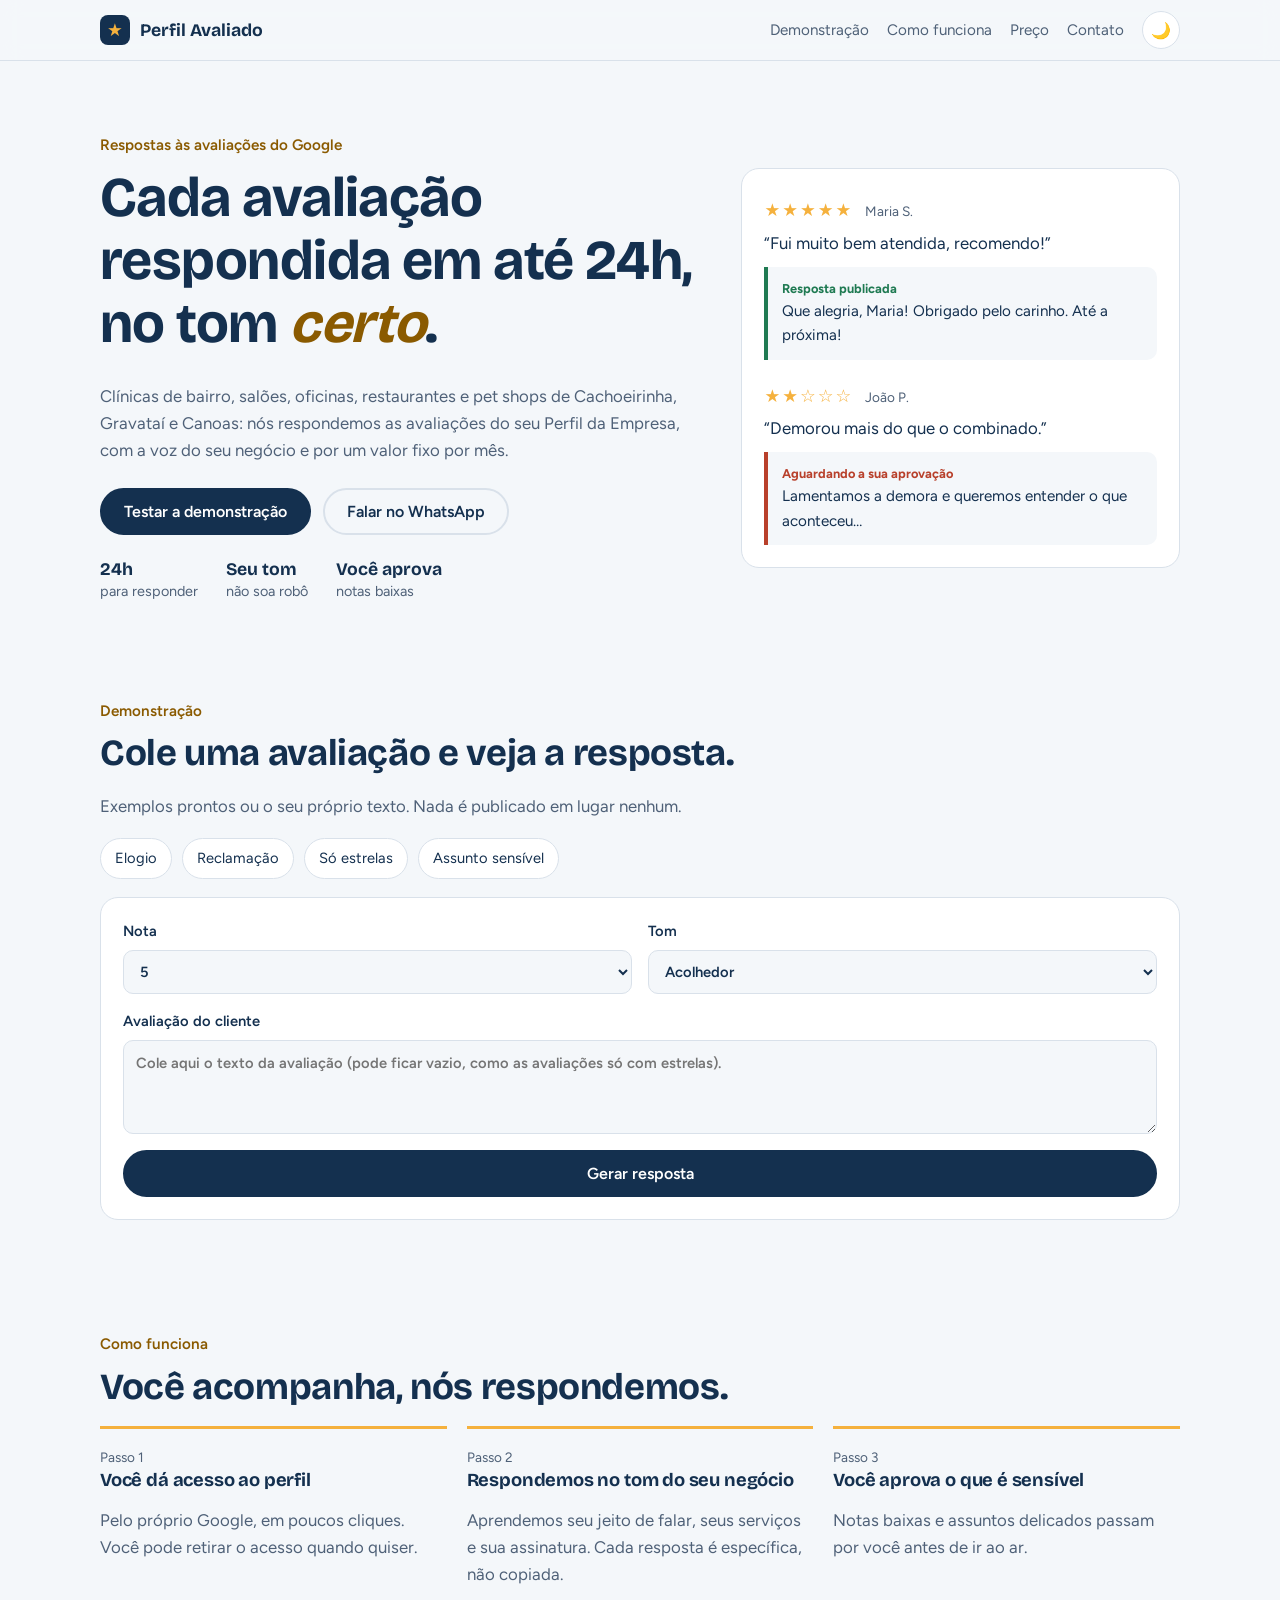
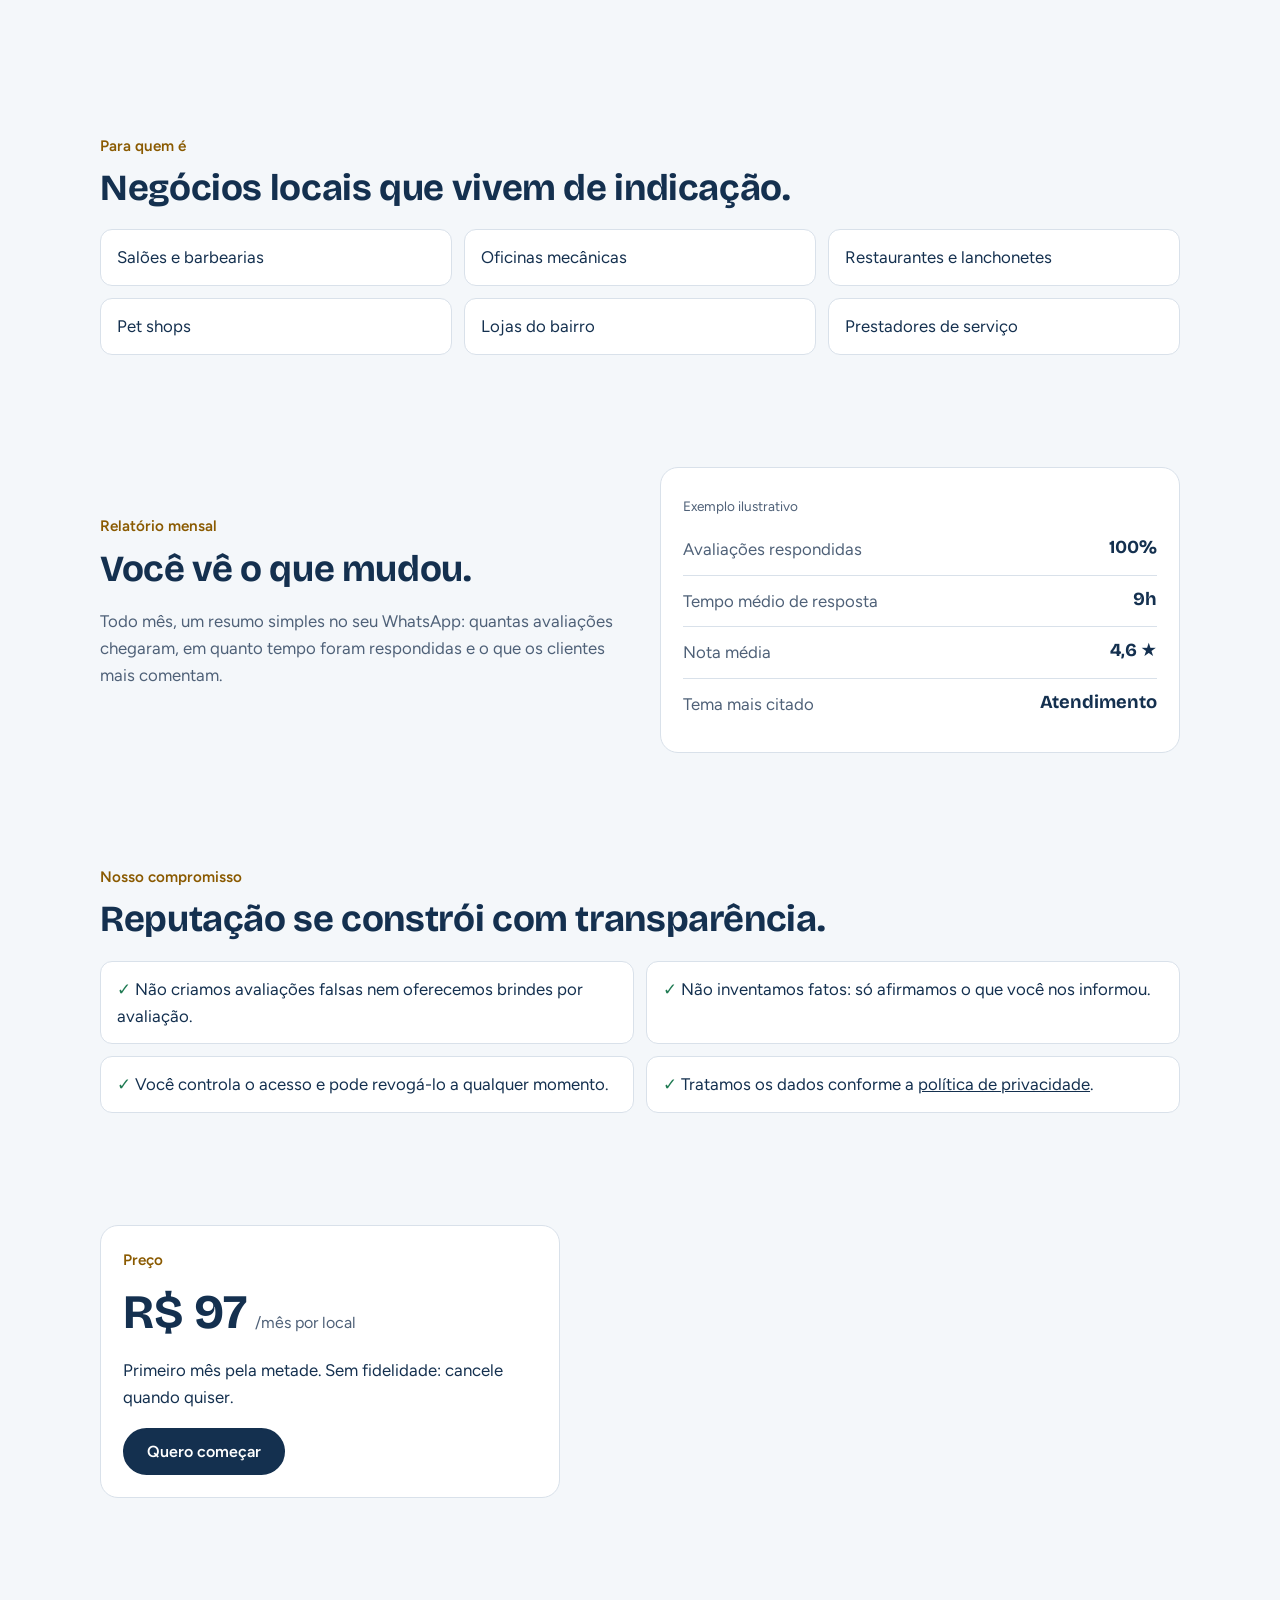
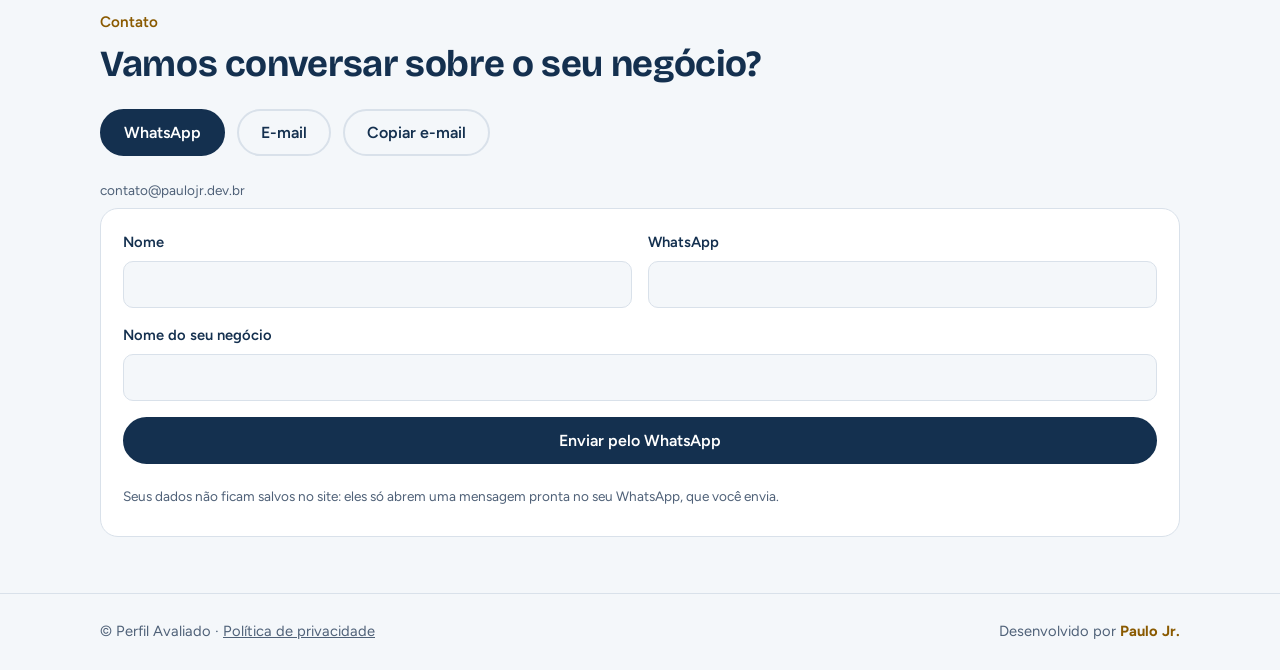
<file: index.html>
<!doctype html>
<html lang="pt-BR" data-theme="light">

<head>
  <meta charset="utf-8">
  <meta name="viewport" content="width=device-width, initial-scale=1, viewport-fit=cover">
  <title>Perfil Avaliado · Respostas às avaliações do Google</title>
  <meta name="description"
    content="Respondemos as avaliações do seu negócio no Google em até 24h, no tom da sua marca, por um valor fixo por mês.">
  <meta name="theme-color" content="#F4F7FA">
  <meta property="og:type" content="website">
  <meta property="og:locale" content="pt_BR">
  <meta property="og:title" content="Perfil Avaliado · Respostas às avaliações do Google">
  <meta property="og:description" content="Cada avaliação respondida em até 24h, no tom da sua marca.">
  <meta property="og:url" content="https://avaliacoes.paulojr.dev.br/">
  <meta property="og:image" content="https://avaliacoes.paulojr.dev.br/img/social-preview.png">
  <meta property="og:image:width" content="1200">
  <meta property="og:image:height" content="630">
  <meta name="twitter:card" content="summary_large_image">
  <link rel="icon"
    href="data:image/svg+xml,%3Csvg xmlns='http://www.w3.org/2000/svg' viewBox='0 0 32 32'%3E%3Crect width='32' height='32' rx='8' fill='%2314304F'/%3E%3Cpath d='M16 6l3 7 7 .6-5.3 4.6 1.6 7L16 21.600 9.700 25.200l1.600-7L6 13.600 13 13z' fill='%23F5B13D'/%3E%3C/svg%3E">
  <link rel="preconnect" href="https://fonts.googleapis.com">
  <link rel="preconnect" href="https://fonts.gstatic.com" crossorigin>
  <link rel="stylesheet"
    href="https://fonts.googleapis.com/css2?family=Bricolage+Grotesque:wght@500;700&family=Figtree:wght@400;600&display=swap">
  <link rel="stylesheet" href="css/style.css">
  <script src="js/tema.js"></script>
</head>

<body id="top">
  <header class="nav">
    <div class="wrap nav-in">
      <a class="brand" href="#top"><span class="logo">★</span><span data-nome>Perfil Avaliado</span></a>
      <nav aria-label="Principal"><a href="#demo">Demonstração</a><a href="#como">Como funciona</a><a
          href="#preco">Preço</a><a href="#contato">Contato</a>
        <button class="icon" id="tema" type="button" aria-label="Alternar modo escuro">🌙</button>
      </nav>
    </div>
  </header>

  <main>
    <section class="wrap hero">
      <div>
        <p class="tag">Respostas às avaliações do Google</p>
        <h1>Cada avaliação respondida em até 24h, no tom <em>certo</em>.</h1>
        <p class="lead">Clínicas de bairro, salões, oficinas, restaurantes e pet shops de Cachoeirinha, Gravataí e
          Canoas: nós respondemos as avaliações do seu Perfil da Empresa, com a voz do seu negócio e por um valor fixo
          por mês.</p>
        <p class="cta"><a class="btn" href="#demo">Testar a demonstração</a><a class="btn ghost" data-wa
            href="#contato">Falar no WhatsApp</a></p>
        <ul class="facts">
          <li><b>24h</b>para responder</li>
          <li><b>Seu tom</b>não soa robô</li>
          <li><b>Você aprova</b>notas baixas</li>
        </ul>
      </div>
      <div class="card mock" aria-label="Exemplo de avaliações e respostas">
        <p class="stars">★★★★★ <span>Maria S.</span></p>
        <p>“Fui muito bem atendida, recomendo!”</p>
        <p class="reply"><b>Resposta publicada</b>Que alegria, Maria! Obrigado pelo carinho. Até a próxima!</p>
        <p class="stars">★★☆☆☆ <span>João P.</span></p>
        <p>“Demorou mais do que o combinado.”</p>
        <p class="reply hold"><b>Aguardando a sua aprovação</b>Lamentamos a demora e queremos entender o que aconteceu…
        </p>
      </div>
    </section>

    <section class="wrap sec" id="demo">
      <p class="tag">Demonstração</p>
      <h2>Cole uma avaliação e veja a resposta.</h2>
      <p class="sub">Exemplos prontos ou o seu próprio texto. Nada é publicado em lugar nenhum.</p>
      <div class="chips" id="exemplos" aria-label="Exemplos"></div>
      <form class="card demo" id="demo-form">
        <label>Nota<select id="nota">
            <option>5</option>
            <option>4</option>
            <option>3</option>
            <option>2</option>
            <option>1</option>
          </select></label>
        <label>Tom<select id="tom">
            <option value="acolhedor">Acolhedor</option>
            <option value="profissional">Profissional</option>
            <option value="descontraido">Descontraído</option>
          </select></label>
        <label class="full">Avaliação do cliente<textarea id="texto" rows="3" maxlength="600"
            placeholder="Cole aqui o texto da avaliação (pode ficar vazio, como as avaliações só com estrelas)."></textarea></label>
        <button class="btn full" type="submit">Gerar resposta</button>
      </form>
      <div class="card out" id="saida" aria-live="polite" hidden></div>
    </section>

    <section class="wrap sec" id="como">
      <p class="tag">Como funciona</p>
      <h2>Você acompanha, nós respondemos.</h2>
      <ol class="steps">
        <li>
          <h3>Você dá acesso ao perfil</h3>
          <p>Pelo próprio Google, em poucos cliques. Você pode retirar o acesso quando quiser.</p>
        </li>
        <li>
          <h3>Respondemos no tom do seu negócio</h3>
          <p>Aprendemos seu jeito de falar, seus serviços e sua assinatura. Cada resposta é específica, não copiada.</p>
        </li>
        <li>
          <h3>Você aprova o que é sensível</h3>
          <p>Notas baixas e assuntos delicados passam por você antes de ir ao ar.</p>
        </li>
      </ol>
    </section>

    <section class="wrap sec">
      <p class="tag">Para quem é</p>
      <h2>Negócios locais que vivem de indicação.</h2>
      <ul class="grid6">
        <li>Salões e barbearias</li>
        <li>Oficinas mecânicas</li>
        <li>Restaurantes e lanchonetes</li>
        <li>Pet shops</li>
        <li>Lojas do bairro</li>
        <li>Prestadores de serviço</li>
      </ul>
    </section>

    <section class="wrap sec split">
      <div>
        <p class="tag">Relatório mensal</p>
        <h2>Você vê o que mudou.</h2>
        <p class="sub">Todo mês, um resumo simples no seu WhatsApp: quantas avaliações chegaram, em quanto tempo foram
          respondidas e o que os clientes mais comentam.</p>
      </div>
      <div class="card report" aria-label="Exemplo ilustrativo de relatório">
        <p class="mini">Exemplo ilustrativo</p>
        <dl>
          <div>
            <dt>Avaliações respondidas</dt>
            <dd>100%</dd>
          </div>
          <div>
            <dt>Tempo médio de resposta</dt>
            <dd>9h</dd>
          </div>
          <div>
            <dt>Nota média</dt>
            <dd>4,6 ★</dd>
          </div>
          <div>
            <dt>Tema mais citado</dt>
            <dd>Atendimento</dd>
          </div>
        </dl>
      </div>
    </section>

    <section class="wrap sec" id="compromisso">
      <p class="tag">Nosso compromisso</p>
      <h2>Reputação se constrói com transparência.</h2>
      <ul class="checks">
        <li>Não criamos avaliações falsas nem oferecemos brindes por avaliação.</li>
        <li>Não inventamos fatos: só afirmamos o que você nos informou.</li>
        <li>Você controla o acesso e pode revogá-lo a qualquer momento.</li>
        <li>Tratamos os dados conforme a <a href="privacidade.html">política de privacidade</a>.</li>
      </ul>
    </section>

    <section class="wrap sec" id="preco">
      <div class="card price">
        <p class="tag">Preço</p>
        <p class="big">R$ 97<small>/mês por local</small></p>
        <p>Primeiro mês pela metade. Sem fidelidade: cancele quando quiser.</p>
        <a class="btn" data-wa href="#contato">Quero começar</a>
      </div>
    </section>

    <section class="wrap sec" id="contato">
      <p class="tag">Contato</p>
      <h2>Vamos conversar sobre o seu negócio?</h2>
      <p class="cta"><a class="btn" data-wa href="#contato">WhatsApp</a><a class="btn ghost" data-email
          href="#contato">E-mail</a><button class="btn ghost" id="copiar" type="button">Copiar e-mail</button></p>
      <p class="mini" id="email-txt"></p>
      <form class="card demo" id="contato-form">
        <label>Nome<input id="c-nome" required></label>
        <label>WhatsApp<input id="c-zap" inputmode="tel" required></label>
        <label class="full">Nome do seu negócio<input id="c-neg"></label>
        <button class="btn full" type="submit">Enviar pelo WhatsApp</button>
        <p class="mini full">Seus dados não ficam salvos no site: eles só abrem uma mensagem pronta no seu WhatsApp, que
          você envia.</p>
      </form>
    </section>
  </main>

  <footer class="foot">
    <div class="wrap foot-in">
      <p>© <span data-nome>Perfil Avaliado</span> · <a href="privacidade.html">Política de privacidade</a></p>
      <p>Desenvolvido por <a class="dev" href="https://paulojr.dev.br" rel="noopener"><strong>Paulo
            Jr.</strong></a></p>
    </div>
  </footer>
  <script src="js/script.js"></script>
</body>

</html>
</file>
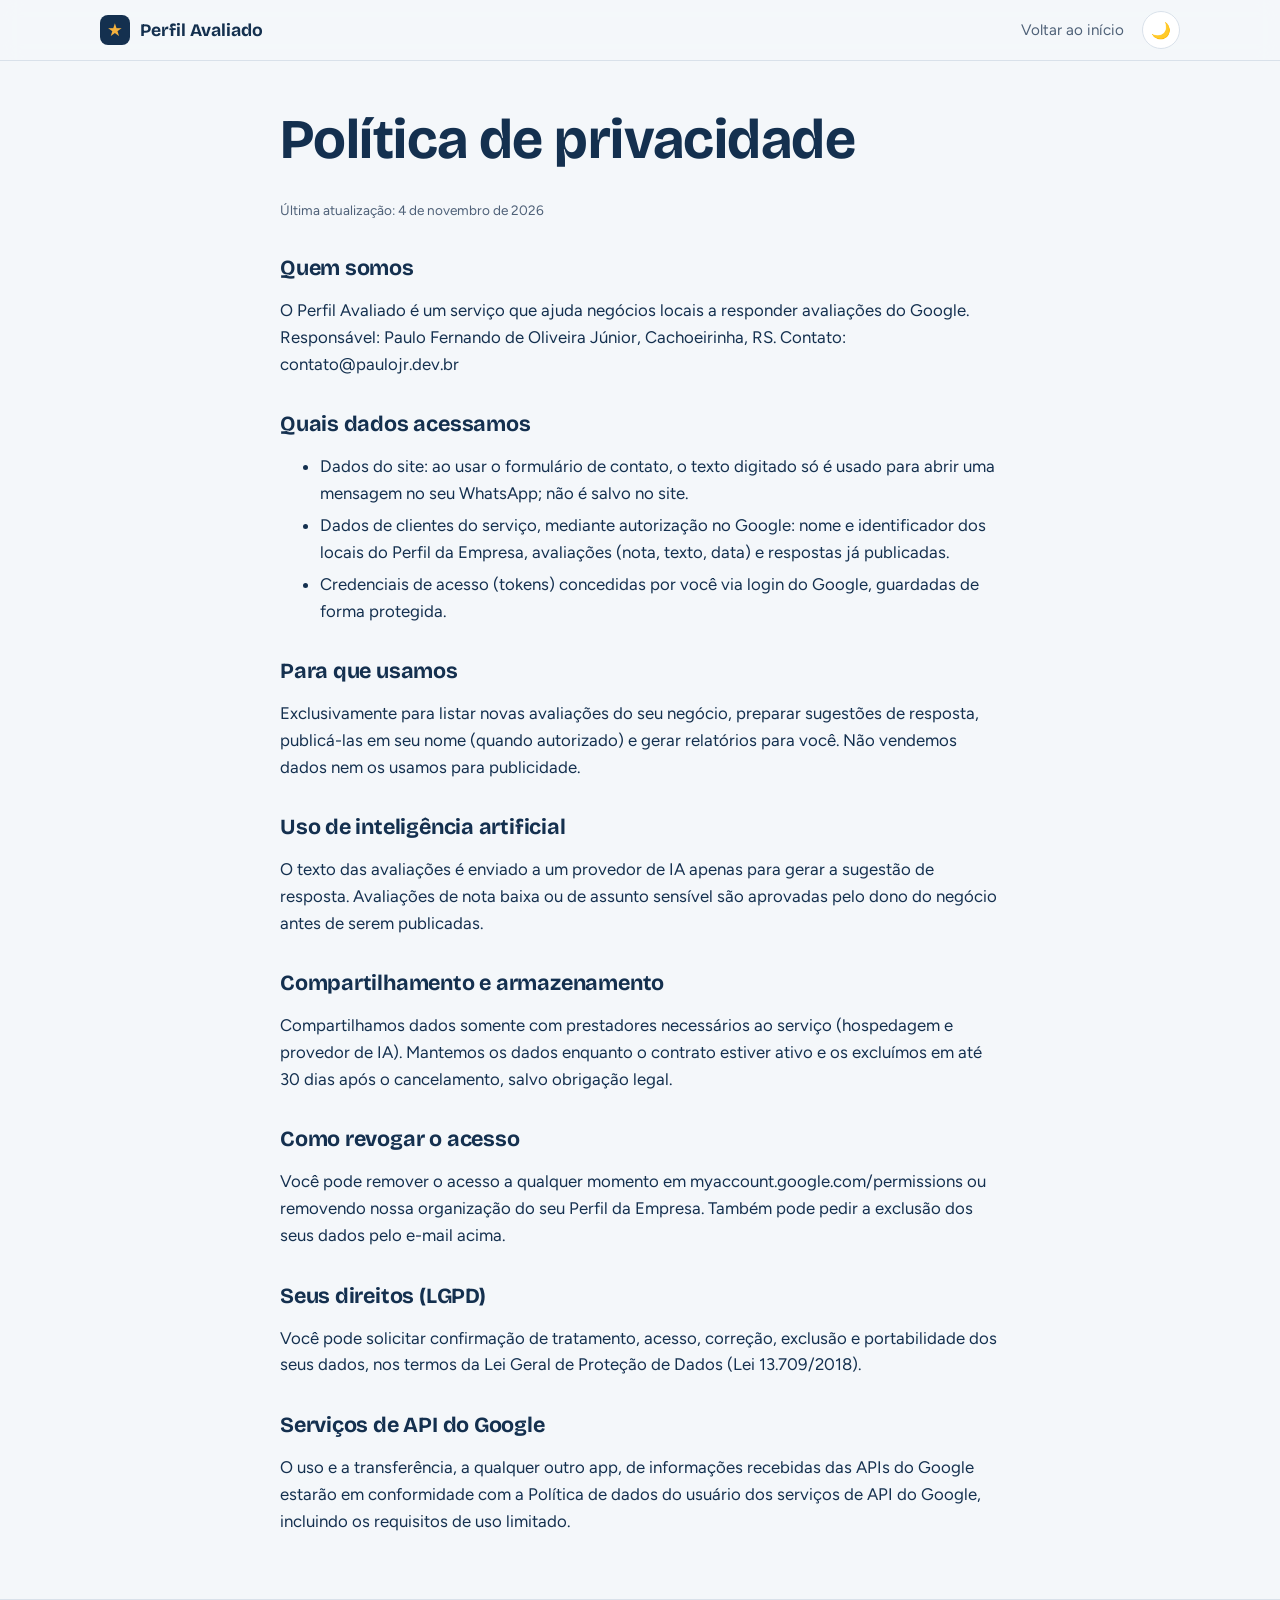
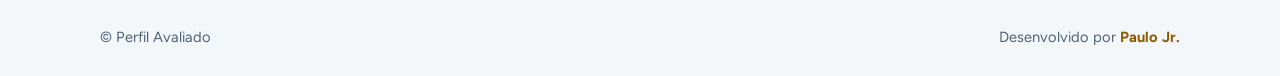
<file: privacidade.html>
<!doctype html>
<html lang="pt-BR" data-theme="light">

<head>
    <meta charset="utf-8">
    <meta name="viewport" content="width=device-width, initial-scale=1">
    <title>Política de privacidade · Perfil Avaliado</title>
    <meta name="robots" content="index,follow">
    <link rel="icon"
    href="data:image/svg+xml,%3Csvg xmlns='http://www.w3.org/2000/svg' viewBox='0 0 32 32'%3E%3Crect width='32' height='32' rx='8' fill='%2314304F'/%3E%3Cpath d='M16 6l3 7 7 .6-5.3 4.6 1.6 7L16 21.600 9.700 25.200l1.600-7L6 13.600 13 13z' fill='%23F5B13D'/%3E%3C/svg%3E">
    <link rel="stylesheet"
        href="https://fonts.googleapis.com/css2?family=Bricolage+Grotesque:wght@500;700&family=Figtree:wght@400;600&display=swap">
    <meta name="theme-color" content="#F4F7FA">
    <link rel="stylesheet" href="css/style.css">
    <script src="js/tema.js"></script>
</head>

<body>
    <header class="nav">
        <div class="wrap nav-in"><a class="brand" href="./"><span class="logo">★</span>Perfil Avaliado</a>
            <nav><a href="./" style="display:inline">Voltar ao início</a><button class="icon" id="tema" type="button"
                    aria-label="Alternar modo escuro">🌙</button></nav>
        </div>
    </header>
    <main class="wrap doc">
        <h1>Política de privacidade</h1>
        <p class="mini">Última atualização: 4 de novembro de 2026</p>
        <h2>Quem somos</h2>
        <p>O Perfil Avaliado é um serviço que ajuda negócios locais a responder avaliações do Google. Responsável: Paulo
            Fernando de Oliveira Júnior, Cachoeirinha, RS. Contato: contato@paulojr.dev.br</p>
        <h2>Quais dados acessamos</h2>
        <ul>
            <li>Dados do site: ao usar o formulário de contato, o texto digitado só é usado para abrir uma mensagem no
                seu WhatsApp; não é salvo no site.</li>
            <li>Dados de clientes do serviço, mediante autorização no Google: nome e identificador dos locais do Perfil
                da Empresa, avaliações (nota, texto, data) e respostas já publicadas.</li>
            <li>Credenciais de acesso (tokens) concedidas por você via login do Google, guardadas de forma protegida.
            </li>
        </ul>
        <h2>Para que usamos</h2>
        <p>Exclusivamente para listar novas avaliações do seu negócio, preparar sugestões de resposta, publicá-las em
            seu nome (quando autorizado) e gerar relatórios para você. Não vendemos dados nem os usamos para
            publicidade.</p>
        <h2>Uso de inteligência artificial</h2>
        <p>O texto das avaliações é enviado a um provedor de IA apenas para gerar a sugestão de resposta. Avaliações de
            nota baixa ou de assunto sensível são aprovadas pelo dono do negócio antes de serem publicadas.</p>
        <h2>Compartilhamento e armazenamento</h2>
        <p>Compartilhamos dados somente com prestadores necessários ao serviço (hospedagem e provedor de IA). Mantemos
            os dados enquanto o contrato estiver ativo e os excluímos em até 30 dias após o cancelamento, salvo
            obrigação legal.</p>
        <h2>Como revogar o acesso</h2>
        <p>Você pode remover o acesso a qualquer momento em myaccount.google.com/permissions ou removendo nossa
            organização do seu Perfil da Empresa. Também pode pedir a exclusão dos seus dados pelo e-mail acima.</p>
        <h2>Seus direitos (LGPD)</h2>
        <p>Você pode solicitar confirmação de tratamento, acesso, correção, exclusão e portabilidade dos seus dados, nos
            termos da Lei Geral de Proteção de Dados (Lei 13.709/2018).</p>
        <h2>Serviços de API do Google</h2>
        <p>O uso e a transferência, a qualquer outro app, de informações recebidas das APIs do Google estarão em
            conformidade com a Política de dados do usuário dos serviços de API do Google, incluindo os requisitos de
            uso limitado.</p>
    </main>
    <footer class="foot">
        <div class="wrap foot-in">
            <p>© Perfil Avaliado</p>
            <p>Desenvolvido por <a class="dev" href="https://paulojr.dev.br" rel="noopener"><strong>Paulo
                        Jr.</strong></a></p>
        </div>
    </footer>
</body>

</html>
</file>
<file: css/style.css>
:root{--bg:#F4F7FA;--surface:#fff;--ink:#14304F;--muted:#4F6178;--line:#D9E1EA;--accent:#F5B13D;--accent-ink:#8A5A00;--btn:#14304F;--btn-ink:#fff;--ok:#1F7A52;--warn:#B8402B;--head:"Bricolage Grotesque",system-ui,sans-serif;--body:Figtree,system-ui,sans-serif}
:root[data-theme=dark]{--bg:#0D1A2B;--surface:#13253B;--ink:#E8EEF5;--muted:#9FB0C4;--line:#24394F;--accent-ink:#F5B13D;--btn:#F5B13D;--btn-ink:#0D1A2B;--ok:#4FC28D;--warn:#F08A76}
*{box-sizing:border-box}html{scroll-behavior:smooth;scroll-padding-top:72px}
@media(prefers-reduced-motion:reduce){html{scroll-behavior:auto}}
body{margin:0;background:var(--bg);color:var(--ink);font:400 1.05rem/1.6 var(--body);padding-bottom:env(safe-area-inset-bottom,0)}
.wrap{width:min(1080px,100% - 40px);margin-inline:auto}
h1,h2,h3{font-family:var(--head);line-height:1.12;margin:0 0 .5em;letter-spacing:-.01em}
h1{font-size:clamp(2.1rem,5.4vw,3.5rem);max-width:15em}h2{font-size:clamp(1.6rem,3.4vw,2.3rem)}h3{font-size:1.15rem}
em{font-style:italic;color:var(--accent-ink)}a{color:inherit}
:focus-visible{outline:3px solid var(--accent);outline-offset:2px}
.nav{position:sticky;top:0;z-index:5;background:color-mix(in srgb,var(--bg) 88%,transparent);backdrop-filter:blur(10px);border-bottom:1px solid var(--line);padding-top:env(safe-area-inset-top,0)}
.nav-in{display:flex;justify-content:space-between;align-items:center;gap:16px;min-height:60px}
.nav nav{display:flex;align-items:center;gap:18px;font-size:.95rem}.nav nav a{text-decoration:none;color:var(--muted)}.nav nav a:hover{color:var(--ink)}
.brand{display:flex;align-items:center;gap:10px;font:700 1.1rem var(--head);text-decoration:none}
.logo{display:grid;place-items:center;width:30px;height:30px;border-radius:8px;background:#14304F;color:var(--accent)}
.icon{border:1px solid var(--line);background:var(--surface);border-radius:50%;width:38px;height:38px;cursor:pointer;font-size:1rem}
.hero{display:grid;grid-template-columns:1.15fr .85fr;gap:48px;align-items:center;padding:72px 0 40px}
.tag{margin:0 0 10px;font-weight:600;color:var(--accent-ink);font-size:.95rem}
.lead,.sub{color:var(--muted);max-width:38em}
.cta{display:flex;flex-wrap:wrap;gap:12px;margin:24px 0}
.btn{display:inline-block;border:2px solid var(--btn);background:var(--btn);color:var(--btn-ink);padding:12px 22px;border-radius:999px;font:600 1rem var(--body);text-decoration:none;cursor:pointer}
.btn.ghost{background:transparent;color:var(--ink);border-color:var(--line)}.btn.ghost:hover{border-color:var(--ink)}
.facts{display:flex;flex-wrap:wrap;gap:28px;list-style:none;padding:0;margin:0;color:var(--muted);font-size:.9rem}.facts b{display:block;color:var(--ink);font:700 1.1rem var(--head)}
.card{background:var(--surface);border:1px solid var(--line);border-radius:18px;padding:22px}
.mock p{margin:.3em 0}.stars{color:var(--accent);font-size:1.1rem;letter-spacing:2px}.stars span{color:var(--muted);font:.85rem var(--body);letter-spacing:0;margin-left:6px}
.reply{margin:10px 0 22px!important;padding:12px 14px;border-left:4px solid var(--ok);background:var(--bg);border-radius:0 10px 10px 0;font-size:.95rem}.reply b{display:block;font-size:.8rem;color:var(--ok)}
.reply.hold{border-color:var(--warn)}.reply.hold b{color:var(--warn)}.mock>:last-child{margin-bottom:0!important}
.sec{padding:56px 0}.split{display:grid;grid-template-columns:1fr 1fr;gap:40px;align-items:center}
.chips{display:flex;flex-wrap:wrap;gap:10px;margin:18px 0}.chips button{border:1px solid var(--line);background:var(--surface);color:var(--ink);padding:8px 14px;border-radius:999px;cursor:pointer;font:inherit;font-size:.92rem}.chips button:hover{border-color:var(--accent)}
.demo{display:grid;grid-template-columns:1fr 1fr;gap:16px}.full{grid-column:1/-1}
label{display:grid;gap:6px;font-weight:600;font-size:.92rem}
select,textarea,input{font:inherit;padding:11px 12px;border:1px solid var(--line);border-radius:10px;background:var(--bg);color:var(--ink);width:100%}
.out{margin-top:16px}.badge{display:inline-block;padding:4px 12px;border-radius:999px;font-weight:600;font-size:.85rem;background:var(--bg);border:1px solid var(--ok);color:var(--ok)}.badge.hold{border-color:var(--warn);color:var(--warn)}
.out blockquote{margin:14px 0 6px;font-size:1.08rem}.mini{font-size:.85rem;color:var(--muted);margin:6px 0}
.steps{list-style:none;padding:0;display:grid;grid-template-columns:repeat(3,1fr);gap:20px;counter-reset:s}
.steps li{counter-increment:s;border-top:3px solid var(--accent);padding-top:14px}.steps li::before{content:"Passo " counter(s);font-size:.85rem;color:var(--muted)}.steps p{color:var(--muted)}
.grid6,.checks{list-style:none;padding:0;margin:20px 0 0;display:grid;gap:12px}.grid6{grid-template-columns:repeat(3,1fr)}
.grid6 li,.checks li{background:var(--surface);border:1px solid var(--line);border-radius:12px;padding:14px 16px}.checks{grid-template-columns:1fr 1fr}.checks li::before{content:"✓ ";color:var(--ok);font-weight:700}
dl{margin:0}dl div{display:flex;justify-content:space-between;gap:12px;padding:12px 0;border-bottom:1px solid var(--line)}dl div:last-child{border:0}dt{color:var(--muted)}dd{margin:0;font:700 1.15rem var(--head)}
.price{max-width:460px}.big{font:700 3rem var(--head);margin:4px 0}.big small{font:400 1rem var(--body);color:var(--muted);margin-left:8px}
.foot{border-top:1px solid var(--line);padding:26px 0 calc(26px + env(safe-area-inset-bottom,0));color:var(--muted);font-size:.92rem}.foot-in{display:flex;flex-wrap:wrap;justify-content:space-between;gap:10px}.foot p{margin:0}
.dev{text-decoration:none;color:var(--accent-ink)}.dev strong{font-weight:700}
.doc{max-width:720px;padding:48px 0}.doc h2{margin-top:1.6em;font-size:1.35rem}.doc li{margin:.3em 0}.center{text-align:center;padding:120px 0}
@media(max-width:820px){.hero,.split,.steps,.checks,.grid6{grid-template-columns:1fr}.hero{padding-top:40px}.nav nav a{display:none}.demo{grid-template-columns:1fr}}
:root[data-theme=dark]{color-scheme:dark}
.tema-fixo{position:fixed;top:calc(12px + env(safe-area-inset-top,0px));right:16px}
</file>
